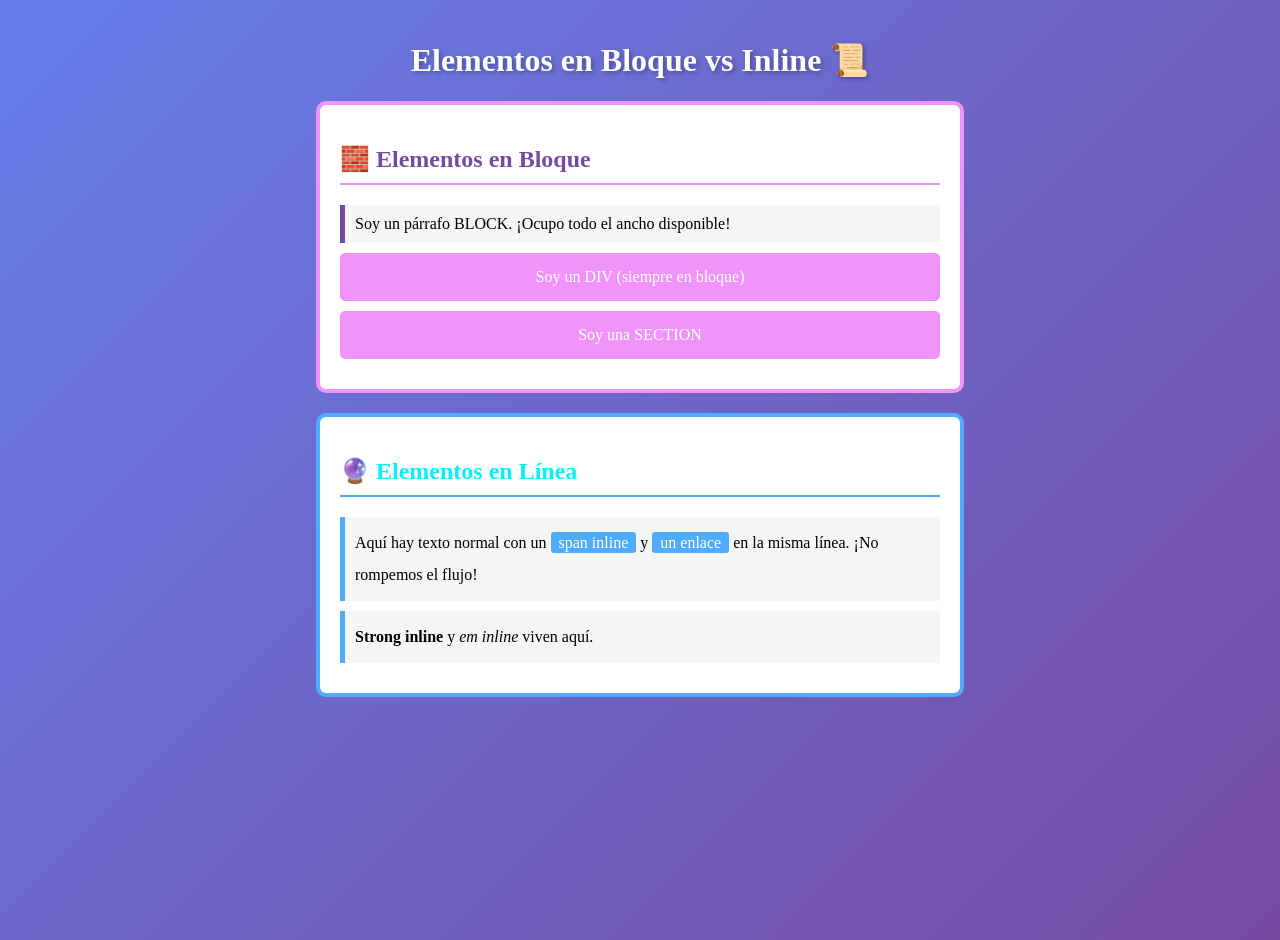
<file: elementos_bloque_enlinea/index.html>
<!DOCTYPE html>
<html lang="es">
<head>
    <meta charset="UTF-8">
    <meta name="viewport" content="width=device-width, initial-scale=1.0">
    <title>Block vs Inline - Pythonia</title>
    <link rel="stylesheet" href="assets/css/styles.css">
</head>
<body>
    <h1> Elementos en Bloque vs Inline 📜</h1>
    
    <!-- Elementos BLOCK (Losas) -->
    <div class="bloque-magico">
        <h2>🧱 Elementos en Bloque</h2>
        <p>Soy un párrafo BLOCK. ¡Ocupo todo el ancho disponible!</p>
        <div class="caja-bloque">Soy un DIV (siempre en bloque)</div>
        <section class="caja-bloque">Soy una SECTION</section>
    </div>

    <!-- Elementos INLINE (Runas) -->
    <div class="inline-magico">
        <h2>🔮 Elementos en Línea</h2>
        <p>
            Aquí hay texto normal con un 
            <span class="runa">span inline</span> y 
            <a href="#" class="runa">un enlace</a> 
            en la misma línea. ¡No rompemos el flujo!
        </p>
        <p>
            <strong>Strong inline</strong> y 
            <em>em inline</em> viven aquí.
        </p>
    </div>
</body>
</html>
</file>
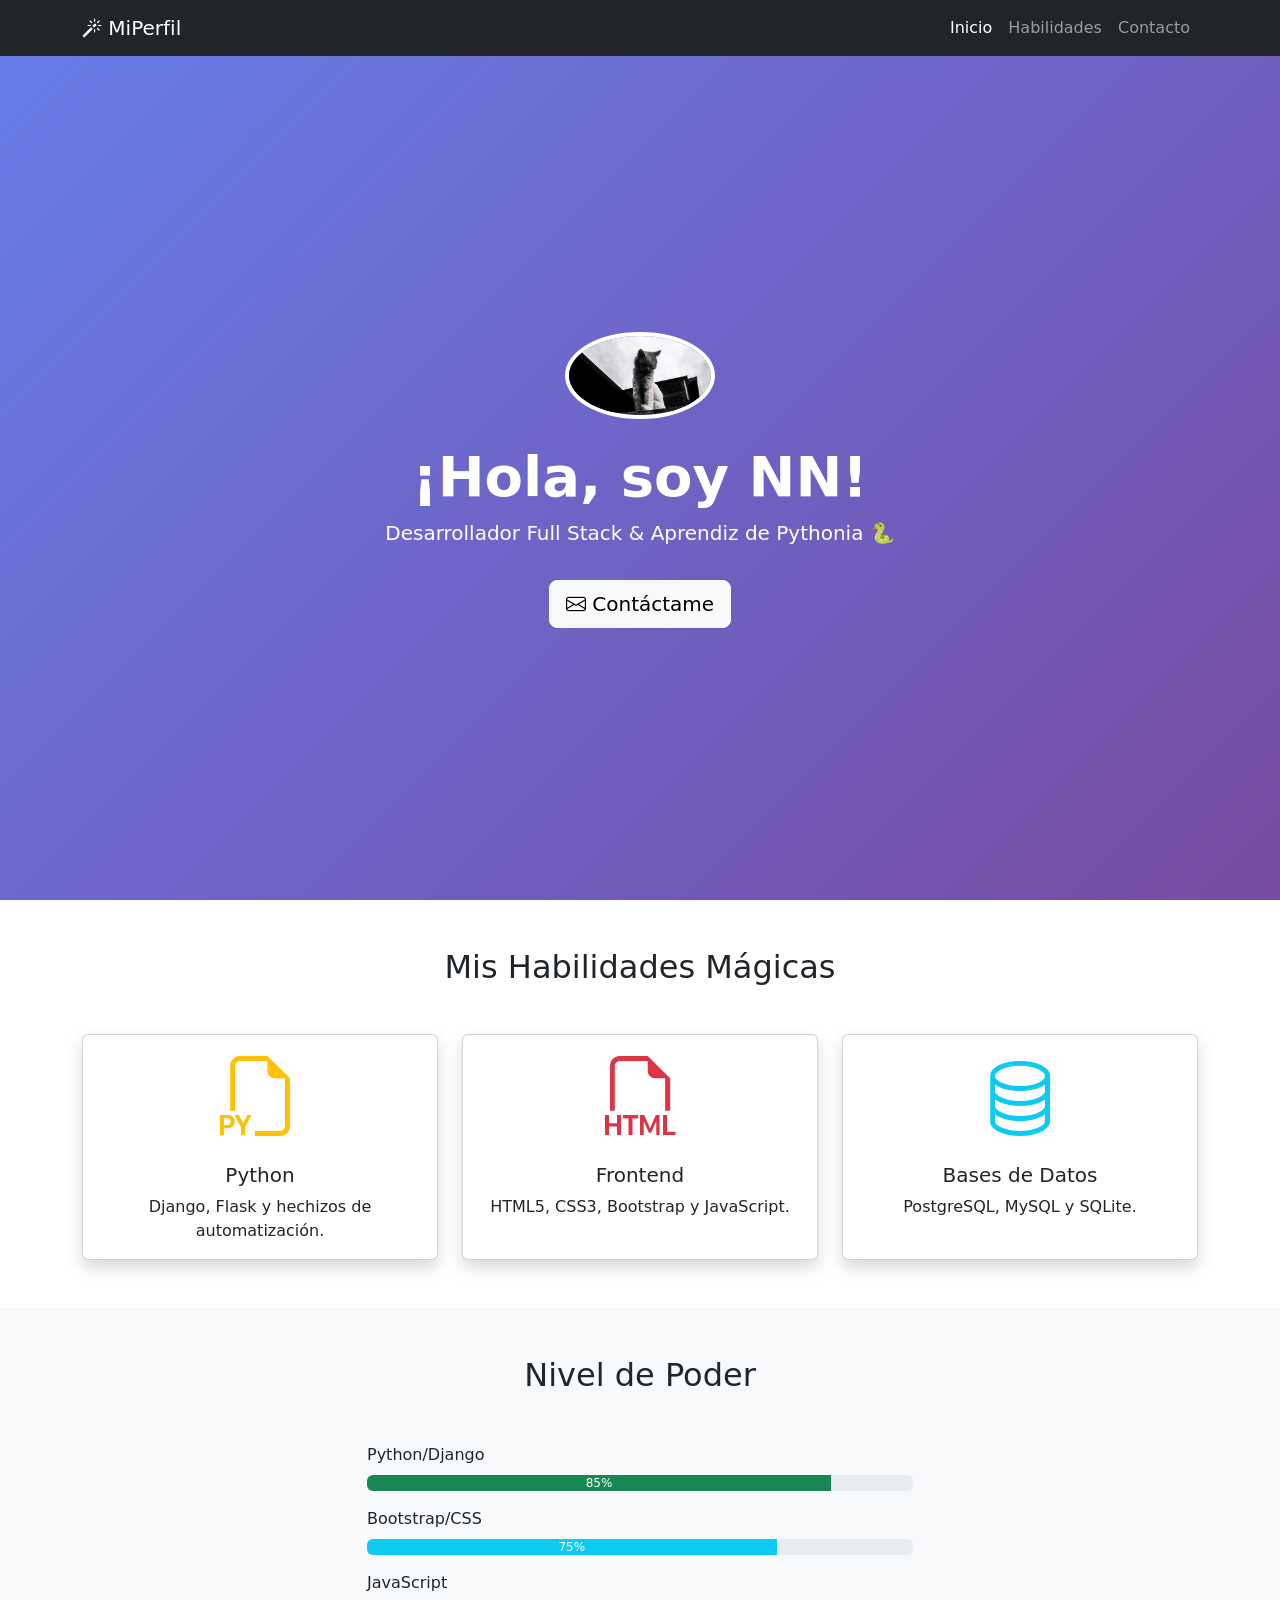
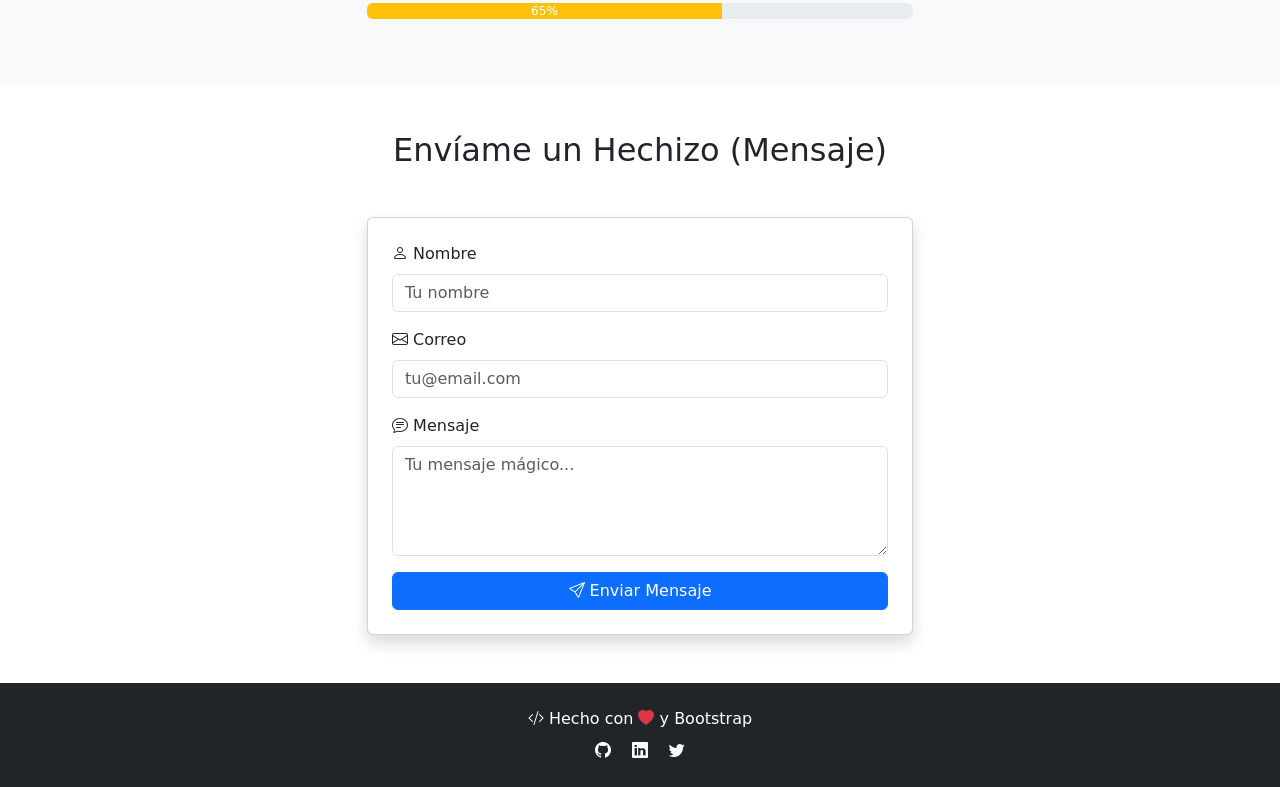
<file: L4_bootstrap_17_2/index.html>
<!DOCTYPE html>
<html lang="es">
<head>
    <meta charset="UTF-8">
    <meta name="viewport" content="width=device-width, initial-scale=1.0">
    <title>Mi Perfil Mágico ✨</title>
    
    <!-- 📜 Grimorio de Bootstrap 5 (CDN) -->
    <link href="https://cdn.jsdelivr.net/npm/bootstrap@5.3.0/dist/css/bootstrap.min.css" rel="stylesheet">
    <!-- 🔮 Iconos Mágicos -->
    <link rel="stylesheet" href="https://cdn.jsdelivr.net/npm/bootstrap-icons@1.10.0/font/bootstrap-icons.css">
    
    <!-- ✨ TU PERGAMINO DE ESTILOS PERSONALIZADOS -->
    <link rel="stylesheet" href="assets/css/styles.css">
</head>
<body>

    <!-- 🧭 BARRA DE NAVEGACIÓN -->
    <nav class="navbar navbar-expand-lg navbar-dark bg-dark fixed-top">
        <div class="container">
            <a class="navbar-brand" href="#">
                <i class="bi bi-magic"></i> MiPerfil
            </a>
            <button class="navbar-toggler" type="button" data-bs-toggle="collapse" data-bs-target="#navbarNav">
                <span class="navbar-toggler-icon"></span>
            </button>
            <div class="collapse navbar-collapse" id="navbarNav">
                <ul class="navbar-nav ms-auto">
                    <li class="nav-item"><a class="nav-link active" href="#inicio">Inicio</a></li>
                    <li class="nav-item"><a class="nav-link" href="#habilidades">Habilidades</a></li>
                    <li class="nav-item"><a class="nav-link" href="#contacto">Contacto</a></li>
                </ul>
            </div>
        </div>
    </nav>

    <!-- 🎯 SECCIÓN HERO (Principal) -->
    <section id="inicio" class="hero-section d-flex align-items-center">
        <div class="container text-center text-white">
            <img src="assets/img/gato.jpg" alt="Perfil" 
                 class="rounded-circle border border-4 border-white mb-4" width="150">
            <h1 class="display-4 fw-bold">¡Hola, soy NN!</h1>
            <p class="lead">Desarrollador Full Stack & Aprendiz de Pythonia 🐍</p>
            <a href="#contacto" class="btn btn-light btn-lg mt-3">
                <i class="bi bi-envelope"></i> Contáctame
            </a>
        </div>
    </section>

    <!-- 💡 SECCIÓN DE HABILIDADES (Cards) -->
    <section id="habilidades" class="py-5">
        <div class="container">
            <h2 class="text-center mb-5">Mis Habilidades Mágicas</h2>
            <div class="row g-4">
                <!-- Card 1 -->
                <div class="col-md-4">
                    <div class="card h-100 text-center card-hover shadow">
                        <div class="card-body">
                            <i class="bi bi-filetype-py display-1 text-warning"></i>
                            <h5 class="card-title mt-3">Python</h5>
                            <p class="card-text">Django, Flask y hechizos de automatización.</p>
                        </div>
                    </div>
                </div>
                <!-- Card 2 -->
                <div class="col-md-4">
                    <div class="card h-100 text-center card-hover shadow">
                        <div class="card-body">
                            <i class="bi bi-filetype-html display-1 text-danger"></i>
                            <h5 class="card-title mt-3">Frontend</h5>
                            <p class="card-text">HTML5, CSS3, Bootstrap y JavaScript.</p>
                        </div>
                    </div>
                </div>
                <!-- Card 3 -->
                <div class="col-md-4">
                    <div class="card h-100 text-center card-hover shadow">
                        <div class="card-body">
                            <i class="bi bi-database display-1 text-info"></i>
                            <h5 class="card-title mt-3">Bases de Datos</h5>
                            <p class="card-text">PostgreSQL, MySQL y SQLite.</p>
                        </div>
                    </div>
                </div>
            </div>
        </div>
    </section>

    <!-- 📊 BARRA DE PROGRESO -->
    <section class="py-5 bg-light">
        <div class="container">
            <h2 class="text-center mb-5">Nivel de Poder</h2>
            <div class="row">
                <div class="col-md-6 mx-auto">
                    <div class="mb-3">
                        <label class="form-label">Python/Django</label>
                        <div class="progress">
                            <div class="progress-bar bg-success" style="width: 85%">85%</div>
                        </div>
                    </div>
                    <div class="mb-3">
                        <label class="form-label">Bootstrap/CSS</label>
                        <div class="progress">
                            <div class="progress-bar bg-info" style="width: 75%">75%</div>
                        </div>
                    </div>
                    <div class="mb-3">
                        <label class="form-label">JavaScript</label>
                        <div class="progress">
                            <div class="progress-bar bg-warning" style="width: 65%">65%</div>
                        </div>
                    </div>
                </div>
            </div>
        </div>
    </section>

    <!-- 📧 SECCIÓN DE CONTACTO (Formulario) -->
    <section id="contacto" class="py-5">
        <div class="container">
            <h2 class="text-center mb-5">Envíame un Hechizo (Mensaje)</h2>
            <div class="row justify-content-center">
                <div class="col-md-8 col-lg-6">
                    <div class="card shadow">
                        <div class="card-body p-4">
                            <form>
                                <div class="mb-3">
                                    <label for="nombre" class="form-label"><i class="bi bi-person"></i> Nombre</label>
                                    <input type="text" class="form-control" id="nombre" placeholder="Tu nombre" required>
                                </div>
                                <div class="mb-3">
                                    <label for="email" class="form-label"><i class="bi bi-envelope"></i> Correo</label>
                                    <input type="email" class="form-control" id="email" placeholder="tu@email.com" required>
                                </div>
                                <div class="mb-3">
                                    <label for="mensaje" class="form-label"><i class="bi bi-chat-text"></i> Mensaje</label>
                                    <textarea class="form-control" id="mensaje" rows="4" placeholder="Tu mensaje mágico..." required></textarea>
                                </div>
                                <button type="submit" class="btn btn-primary w-100">
                                    <i class="bi bi-send"></i> Enviar Mensaje
                                </button>
                            </form>
                        </div>
                    </div>
                </div>
            </div>
        </div>
    </section>

    <!-- 🔔 MODAL DE ÉXITO -->
    <div class="modal fade" id="modalExito" tabindex="-1">
        <div class="modal-dialog">
            <div class="modal-content">
                <div class="modal-header bg-success text-white">
                    <h5 class="modal-title">¡Hechizo Enviado! ✨</h5>
                    <button type="button" class="btn-close" data-bs-dismiss="modal"></button>
                </div>
                <div class="modal-body">
                    <p>Tu mensaje ha sido enviado con éxito. ¡Te responderé pronto!</p>
                </div>
                <div class="modal-footer">
                    <button type="button" class="btn btn-secondary" data-bs-dismiss="modal">Cerrar</button>
                </div>
            </div>
        </div>
    </div>

    <!-- FOOTER -->
    <footer class="bg-dark text-white text-center py-4">
        <div class="container">
            <p class="mb-2"><i class="bi bi-code-slash"></i> Hecho con <i class="bi bi-heart-fill text-danger"></i> y Bootstrap</p>
            <p class="mb-0">
                <a href="#" class="text-white me-3"><i class="bi bi-github"></i></a>
                <a href="#" class="text-white me-3"><i class="bi bi-linkedin"></i></a>
                <a href="#" class="text-white"><i class="bi bi-twitter"></i></a>
            </p>
        </div>
    </footer>

    <!-- Scripts mágicos de Bootstrap -->
    <script src="https://cdn.jsdelivr.net/npm/bootstrap@5.3.0/dist/js/bootstrap.bundle.min.js"></script>
    
    <!-- Pequeño hechizo JavaScript -->
    <script>
        document.querySelector('form').addEventListener('submit', function(e) {
            e.preventDefault();
            var modal = new bootstrap.Modal(document.getElementById('modalExito'));
            modal.show();
            this.reset();
        });
    </script>
</body>
</html>
</file>
<file: elementos_bloque_enlinea/assets/css/styles.css>
/* ===== HECHIZOS GENERALES ===== */
body {
    font-family: 'Georgia', serif;
    background: linear-gradient(135deg, #667eea 0%, #764ba2 100%);
    padding: 20px;
    margin: 0;
    min-height: 100vh;
}

h1 {
    text-align: center;
    color: #fff;
    text-shadow: 2px 2px 4px rgba(0,0,0,0.3);
}

/* ===== ELEMENTOS BLOCK (Losas) ===== */
.bloque-magico {
    background-color: #fff;
    border: 4px solid #f093fb;
    border-radius: 10px;
    padding: 20px;
    margin: 20px auto;
    max-width: 600px;
}

.bloque-magico h2 {
    color: #764ba2;
    border-bottom: 2px solid #f093fb;
    padding-bottom: 10px;
}

.caja-bloque {
    background-color: #f093fb;
    color: white;
    padding: 15px;
    margin: 10px 0;
    border-radius: 5px;
    text-align: center;
    /* display: block es el valor por defecto de div y section */
}

.bloque-magico p {
    background-color: #f5f5f5;
    padding: 10px;
    border-left: 5px solid #764ba2;
    margin: 10px 0;
}

/* ===== ELEMENTOS INLINE (Runas) ===== */
.inline-magico {
    background-color: #fff;
    border: 4px solid #4facfe;
    border-radius: 10px;
    padding: 20px;
    margin: 20px auto;
    max-width: 600px;
}

.inline-magico h2 {
    color: #00f2fe;
    border-bottom: 2px solid #4facfe;
    padding-bottom: 10px;
}

.runa {
    background-color: #4facfe;
    color: white;
    padding: 2px 8px;
    border-radius: 3px;
    text-decoration: none;
    /* display: inline es el valor por defecto de span y a */
}

.runa:hover {
    background-color: #00f2fe;
    cursor: pointer;
}

.inline-magico p {
    background-color: #f5f5f5;
    padding: 10px;
    border-left: 5px solid #4facfe;
    margin: 10px 0;
    line-height: 2;
}

/* ===== DEMOSTRACIÓN VISUAL ===== */
/* Forzamos un elemento inline a comportarse como block */
.inline-como-block {
    display: block;
    background-color: #00f2fe;
    color: white;
    padding: 10px;
    margin: 10px 0;
    text-align: center;
}

/* Forzamos un elemento block a comportarse como inline */
.block-como-inline {
    display: inline;
    background-color: #f093fb;
    color: white;
    padding: 5px 10px;
    margin: 5px;
}
</file>
<file: L4_bootstrap_17_2/assets/css/styles.css>
/* 🎨 Hechizos Personalizados de Pythonia */

/* Sección Hero: El fondo mágico degradado */
.hero-section {
    background: linear-gradient(135deg, #667eea 0%, #764ba2 100%);
    min-height: 100vh; /* Ocupa toda la altura de la ventana */
    padding-top: 60px; /* Espacio para la navbar fija */
}

/* Efecto Hover en las Tarjetas: Levitación mágica */
.card-hover {
    cursor: pointer;
    transition: all 0.3s ease; /* Suavidad del movimiento */
}

.card-hover:hover {
    transform: translateY(-10px); /* Se mueve 10px hacia arriba */
    box-shadow: 0 10px 20px rgba(0,0,0,0.2) !important; /* Sombra más fuerte */
}

/* Ajuste fino para la navbar sobre el hero */
navbar {
    z-index: 1000;
}

/* Estilos adicionales para el footer */
footer a {
    text-decoration: none;
    transition: color 0.3s;
}

footer a:hover {
    color: #667eea !important; /* Color mágico al pasar el mouse */
}
</file>
